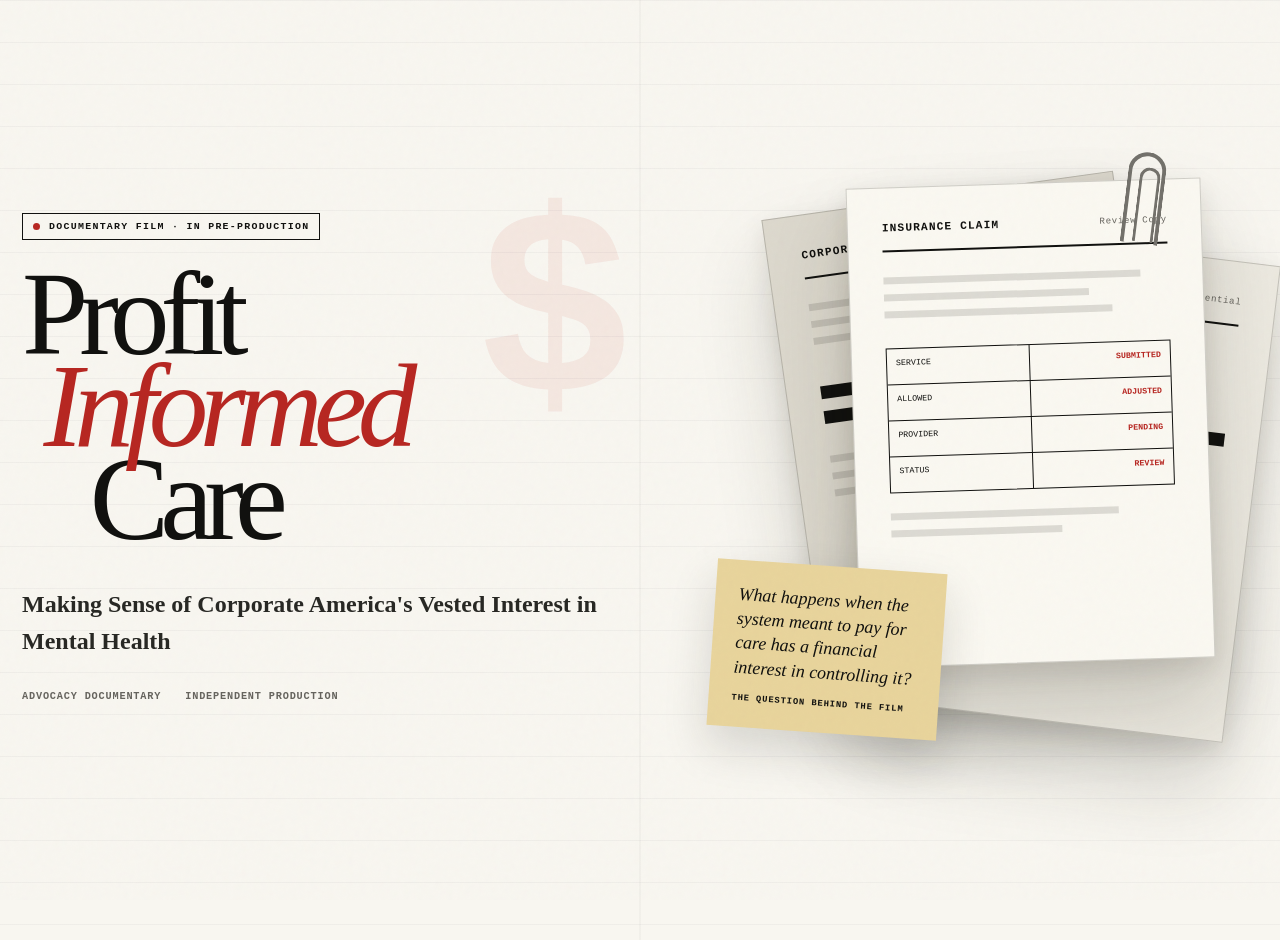
<file: index.html>
﻿<!DOCTYPE html>
<html lang="en">

<head>
    <meta charset="UTF-8">
    <meta name="viewport" content="width=device-width, initial-scale=1.0">

    <title>Profit-Informed Care — Documentary Film</title>

    <meta name="description"
        content="Profit-Informed Care is an advocacy documentary investigating corporate America's vested interest in mental health and the experiences of independent clinicians navigating the private insurance system.">

    <meta name="theme-color" content="#f0eee8">

    <meta property="og:type" content="website">
    <meta property="og:title" content="Profit-Informed Care — Documentary Film">
    <meta property="og:description"
        content="Making sense of corporate America's vested interest in mental health. An advocacy documentary currently in pre-production.">

    <meta name="twitter:card" content="summary_large_image">
    <meta name="twitter:title" content="Profit-Informed Care — Documentary Film">
    <meta name="twitter:description"
        content="Making sense of corporate America's vested interest in mental health.">


    <style>
        /* ============================================================
           PROFIT-INFORMED CARE
           Documentary Landing Page

           Visual language:
           - investigative journalism
           - financial documents
           - clinical paperwork
           - editorial documentary
           - restrained red / paper / ink
           ============================================================ */

        :root {
            --paper: #efede6;
            --paper-light: #f8f6f0;

            --ink: #11110f;
            --ink-soft: #282824;
            --muted: #66645e;

            --red: #b72722;
            --red-dark: #7e1815;

            --max: 1260px;

            --serif:
                "Iowan Old Style",
                "Palatino Linotype",
                Palatino,
                "Book Antiqua",
                Georgia,
                serif;

            --sans:
                Inter,
                "Helvetica Neue",
                Helvetica,
                Arial,
                sans-serif;

            --mono:
                "SFMono-Regular",
                Consolas,
                "Liberation Mono",
                monospace;
        }

        * {
            box-sizing: border-box;
        }

        html {
            scroll-behavior: smooth;
            background: var(--ink);
        }

        body {
            margin: 0;
            min-width: 320px;
            overflow-x: hidden;
            color: var(--ink);
            background: var(--paper);
            font-family: var(--sans);
            -webkit-font-smoothing: antialiased;
        }

        ::selection {
            color: white;
            background: var(--red);
        }

        img,
        svg {
            display: block;
            max-width: 100%;
        }

        a {
            color: inherit;
        }

        button,
        input {
            font: inherit;
        }

        .page {
            position: relative;
            overflow: clip;
        }

        .container {
            position: relative;
            z-index: 2;
            width: min(calc(100% - 44px), var(--max));
            margin-inline: auto;
        }

        /* ============================================================
           PAPER TEXTURE
           ============================================================ */

        .paper-noise {
            position: fixed;
            inset: 0;
            z-index: 100;
            opacity: 0.035;
            pointer-events: none;
            mix-blend-mode: multiply;

            background-image:
                url("data:image/svg+xml,%3Csvg viewBox='0 0 180 180' xmlns='http://www.w3.org/2000/svg'%3E%3Cfilter id='noise'%3E%3CfeTurbulence type='fractalNoise' baseFrequency='.8' numOctaves='4' stitchTiles='stitch'/%3E%3C/filter%3E%3Crect width='100%25' height='100%25' filter='url(%23noise)' opacity='.8'/%3E%3C/svg%3E");
        }

        /* ============================================================
           BUTTONS
           ============================================================ */

        .actions {
            display: flex;
            flex-wrap: wrap;
            gap: 11px;
        }

        .button {
            position: relative;
            display: inline-flex;
            align-items: center;
            justify-content: center;
            gap: 10px;

            min-height: 52px;
            padding: 0 21px;

            border: 1px solid var(--ink);
            color: var(--ink);
            background: transparent;

            text-decoration: none;

            font-family: var(--sans);
            font-size: 0.77rem;
            font-weight: 800;
            letter-spacing: 0.055em;
            text-transform: uppercase;

            transition:
                color 180ms ease,
                background 180ms ease,
                transform 180ms ease;
        }

        .button:hover {
            color: white;
            background: var(--ink);
            transform: translateY(-2px);
        }

        .button.primary {
            color: white;
            border-color: var(--red);
            background: var(--red);
        }

        .button.primary:hover {
            border-color: var(--red-dark);
            background: var(--red-dark);
        }

        .button svg {
            width: 17px;
            height: 17px;
        }

        /* ============================================================
           HERO
           ============================================================ */

        .hero {
            position: relative;
            min-height: 940px;
            display: flex;
            align-items: center;
            overflow: hidden;
            padding: 105px 0 130px;
            background: var(--paper-light);
        }

        .hero::before {
            content: "";
            position: absolute;
            inset: 0;

            background:
                linear-gradient(
                    90deg,
                    transparent 49.92%,
                    rgba(17,17,15,.055) 50%,
                    transparent 50.08%
                ),
                linear-gradient(
                    rgba(17,17,15,.035) 1px,
                    transparent 1px
                );

            background-size:
                100% 100%,
                100% 42px;

            pointer-events: none;
        }

        .hero-layout {
            display: grid;
            grid-template-columns: minmax(0, 1.08fr) minmax(370px, 0.92fr);
            gap: clamp(45px, 8vw, 110px);
            align-items: center;
        }

        .hero-copy {
            position: relative;
            z-index: 5;
        }

        .film-label {
            display: inline-flex;
            align-items: center;
            gap: 9px;

            margin-bottom: 28px;
            padding: 7px 10px;

            border: 1px solid var(--ink);

            font-family: var(--mono);
            font-size: 0.62rem;
            font-weight: 800;
            letter-spacing: 0.13em;
            text-transform: uppercase;
        }

        .film-label .dot {
            width: 7px;
            height: 7px;
            border-radius: 50%;
            background: var(--red);
        }

        .hero h1 {
            max-width: 850px;
            margin: 0;

            font-family: var(--serif);
            font-size: clamp(4.6rem, 9.3vw, 9.6rem);
            font-weight: 400;
            line-height: 0.78;
            letter-spacing: -0.075em;
        }

        .hero h1 span {
            display: block;
        }

        .hero h1 .profit {
            position: relative;
            z-index: 2;
        }

        .hero h1 .informed {
            position: relative;
            z-index: 1;
            margin-left: 0.18em;
            color: var(--red);
            font-style: italic;
        }

        .hero h1 .care {
            margin-left: 0.57em;
        }

        .hero h1 .profit::after {
            content: "$";
            position: absolute;
            z-index: -1;
            top: -0.37em;
            right: 0.06em;

            color: rgba(183,39,34,.075);

            font-family: var(--sans);
            font-size: 2.2em;
            font-weight: 900;
            line-height: 1;
        }

        .hero-subtitle {
            max-width: 630px;
            margin: 40px 0 30px;

            color: var(--ink-soft);

            font-family: var(--serif);
            font-size: clamp(1.2rem, 2vw, 1.5rem);
            line-height: 1.55;
        }

        .hero-subtitle strong {
            font-weight: 700;
        }

        .hero-meta {
            display: flex;
            flex-wrap: wrap;
            gap: 8px 24px;
            margin-top: 27px;

            color: var(--muted);

            font-family: var(--mono);
            font-size: 0.64rem;
            font-weight: 700;
            letter-spacing: 0.08em;
            text-transform: uppercase;
        }

        /* ============================================================
           HERO DOCUMENT COLLAGE
           ============================================================ */

        .hero-art {
            position: relative;
            min-height: 650px;
            perspective: 1200px;
        }

        .document {
            position: absolute;

            width: 355px;
            min-height: 480px;
            padding: 34px;

            border: 1px solid rgba(17,17,15,.18);
            background: #faf8f1;

            box-shadow:
                0 45px 80px rgba(35,31,23,.18),
                0 10px 25px rgba(35,31,23,.1);
        }

        .document.back {
            top: 60px;
            right: 110px;
            transform: rotate(-8deg);

            background: #dcd8cd;
        }

        .document.mid {
            top: 110px;
            right: 5px;
            transform: rotate(7deg);

            background: #ece9e0;
        }

        .document.front {
            top: 50px;
            right: 50px;
            z-index: 3;
            transform: rotate(-1.8deg);
        }

        .doc-header {
            display: flex;
            justify-content: space-between;
            gap: 20px;

            padding-bottom: 16px;
            margin-bottom: 25px;

            border-bottom: 2px solid var(--ink);
        }

        .doc-header strong {
            font-family: var(--mono);
            font-size: 0.7rem;
            letter-spacing: 0.1em;
            text-transform: uppercase;
        }

        .doc-header span {
            color: var(--muted);
            font-family: var(--mono);
            font-size: 0.57rem;
            letter-spacing: 0.07em;
        }

        .doc-line {
            height: 7px;
            margin-bottom: 10px;
            background: rgba(17,17,15,.13);
        }

        .doc-line.w90 { width: 90%; }
        .doc-line.w80 { width: 80%; }
        .doc-line.w72 { width: 72%; }
        .doc-line.w60 { width: 60%; }
        .doc-line.w45 { width: 45%; }

        .doc-space {
            height: 20px;
        }

        .redaction {
            position: relative;
            height: 13px;
            margin: 12px 0;
            background: var(--ink);
        }

        .redaction.short {
            width: 65%;
        }

        .claim-table {
            margin-top: 30px;
            border: 1px solid var(--ink);
        }

        .claim-row {
            display: grid;
            grid-template-columns: 1fr 1fr;
        }

        .claim-row + .claim-row {
            border-top: 1px solid var(--ink);
        }

        .claim-cell {
            min-height: 35px;
            padding: 9px;

            font-family: var(--mono);
            font-size: 0.52rem;
            text-transform: uppercase;
        }

        .claim-cell + .claim-cell {
            border-left: 1px solid var(--ink);
        }

        .claim-cell.money {
            color: var(--red);
            font-weight: 900;
            text-align: right;
        }

        .stamp {
            position: absolute;
            right: -40px;
            bottom: 100px;
            z-index: 7;

            display: grid;
            place-items: center;

            width: 175px;
            height: 62px;

            border: 5px solid var(--red);
            color: var(--red);

            font-family: var(--mono);
            font-size: 1.05rem;
            font-weight: 900;
            letter-spacing: 0.12em;
            text-transform: uppercase;

            transform: rotate(-12deg);

            opacity: 0.88;
        }

        .paperclip {
            position: absolute;
            z-index: 9;
            top: 19px;
            right: 95px;

            width: 38px;
            height: 92px;

            border: 4px solid #73716b;
            border-bottom: 0;
            border-radius: 25px 25px 0 0;

            transform: rotate(7deg);
        }

        .paperclip::after {
            content: "";
            position: absolute;
            top: 11px;
            left: 8px;

            width: 15px;
            height: 72px;

            border: 3px solid #73716b;
            border-bottom: 0;
            border-radius: 18px 18px 0 0;
        }

        .hero-note {
            position: absolute;
            z-index: 10;
            left: -25px;
            bottom: 50px;

            width: 230px;
            padding: 22px 23px;

            color: var(--ink);
            background: #e8d49c;

            box-shadow: 0 20px 45px rgba(30,25,18,.15);

            font-family: var(--serif);
            font-size: 1.12rem;
            font-style: italic;
            line-height: 1.35;

            transform: rotate(4deg);
        }

        .hero-note strong {
            display: block;
            margin-top: 14px;

            font-family: var(--mono);
            font-size: 0.55rem;
            font-style: normal;
            letter-spacing: 0.1em;
            text-transform: uppercase;
        }

        /* ============================================================
           RESPONSIVE
           ============================================================ */

        @media (max-width: 1050px) {

            .hero-layout {
                grid-template-columns: 1fr 0.75fr;
                gap: 35px;
            }

            .hero-art {
                min-height: 600px;
                transform: scale(.88);
                transform-origin: center right;
            }

            .document {
                width: 330px;
            }

        }

        @media (max-width: 850px) {

            .hero {
                min-height: auto;
                padding: 90px 0 100px;
            }

            .hero-layout {
                grid-template-columns: 1fr;
            }

            .hero-art {
                width: min(100%, 520px);
                min-height: 620px;
                margin: 20px auto 0;

                transform: none;
            }

        }

        @media (max-width: 600px) {

            .container {
                width: min(calc(100% - 28px), var(--max));
            }

            .hero h1 {
                font-size: clamp(4.2rem, 22vw, 7rem);
            }

            .hero h1 .informed {
                margin-left: 0;
            }

            .hero h1 .care {
                margin-left: 0.3em;
            }

            .hero-art {
                min-height: 530px;
                margin-left: -10px;
            }

            .document {
                width: 285px;
                min-height: 420px;
                padding: 25px;
            }

            .document.back {
                right: 55px;
            }

            .document.mid {
                right: -15px;
            }

            .document.front {
                right: 10px;
            }

            .stamp {
                right: -20px;
                width: 145px;
                height: 55px;
                font-size: .85rem;
            }

            .hero-note {
                left: 0;
                bottom: 5px;
                width: 190px;
                font-size: .95rem;
            }

        }

        @media (prefers-reduced-motion: reduce) {

            *,
            *::before,
            *::after {
                scroll-behavior: auto !important;
                animation-duration: .001ms !important;
                transition-duration: .001ms !important;
            }

        }
    </style>
</head>

<body>

    <div class="paper-noise" aria-hidden="true"></div>

    <!--
        Shared Unlim8ted navigation.
        Change these URLs if this project lives on a different domain.
    -->
    <site-navbar
        cart-href="https://unlim8ted.com/sign-in/cart"
        signin-href="https://unlim8ted.com/sign-in"
        profile-href="https://unlim8ted.com/profile">
    </site-navbar>

    <main class="page">

        <!-- ========================================================
             HERO
             ======================================================== -->

        <section class="hero">

            <div class="container hero-layout">

                <div class="hero-copy">

                    <div class="film-label">
                        <span class="dot"></span>
                        Documentary Film · In Pre-Production
                    </div>

                    <h1>
                        <span class="profit">Profit</span>
                        <span class="informed">Informed</span>
                        <span class="care">Care</span>
                    </h1>

                    <p class="hero-subtitle">
                        <strong>Making Sense of Corporate America's Vested
                        Interest in Mental Health</strong>
                    </p>

                    

                    <div class="hero-meta">
                        <span>Advocacy Documentary</span>
                        <span>Independent Production</span>
                    </div>

                </div>


                <!-- INVESTIGATIVE PAPER COLLAGE -->

                <div class="hero-art" aria-hidden="true">

                    <div class="document back">

                        <div class="doc-header">
                            <strong>Corporate Structure</strong>
                            <span>Exhibit 03</span>
                        </div>

                        <div class="doc-line w90"></div>
                        <div class="doc-line w80"></div>
                        <div class="doc-line w72"></div>

                        <div class="doc-space"></div>

                        <div class="redaction"></div>
                        <div class="redaction short"></div>

                        <div class="doc-space"></div>

                        <div class="doc-line w90"></div>
                        <div class="doc-line w60"></div>
                        <div class="doc-line w80"></div>

                    </div>

                    <div class="document mid">

                        <div class="doc-header">
                            <strong>Provider Record</strong>
                            <span>Confidential</span>
                        </div>

                        <div class="doc-line w80"></div>
                        <div class="doc-line w90"></div>
                        <div class="doc-line w60"></div>

                        <div class="doc-space"></div>

                        <div class="redaction"></div>

                        <div class="doc-line w72"></div>
                        <div class="doc-line w90"></div>
                        <div class="doc-line w45"></div>

                    </div>

                    <div class="document front">

                        <div class="doc-header">
                            <strong>Insurance Claim</strong>
                            <span>Review Copy</span>
                        </div>

                        <div class="doc-line w90"></div>
                        <div class="doc-line w72"></div>
                        <div class="doc-line w80"></div>

                        <div class="claim-table">

                            <div class="claim-row">
                                <div class="claim-cell">Service</div>
                                <div class="claim-cell money">Submitted</div>
                            </div>

                            <div class="claim-row">
                                <div class="claim-cell">Allowed</div>
                                <div class="claim-cell money">Adjusted</div>
                            </div>

                            <div class="claim-row">
                                <div class="claim-cell">Provider</div>
                                <div class="claim-cell money">Pending</div>
                            </div>

                            <div class="claim-row">
                                <div class="claim-cell">Status</div>
                                <div class="claim-cell money">Review</div>
                            </div>

                        </div>

                        <div class="doc-space"></div>

                        <div class="doc-line w80"></div>
                        <div class="doc-line w60"></div>

                    </div>

                    <div class="paperclip"></div>


                    <div class="hero-note">
                        What happens when the system meant to pay for care
                        has a financial interest in controlling it?

                        <strong>The question behind the film</strong>
                    </div>

                </div>

            </div>

        </section>
</html>
</file>
